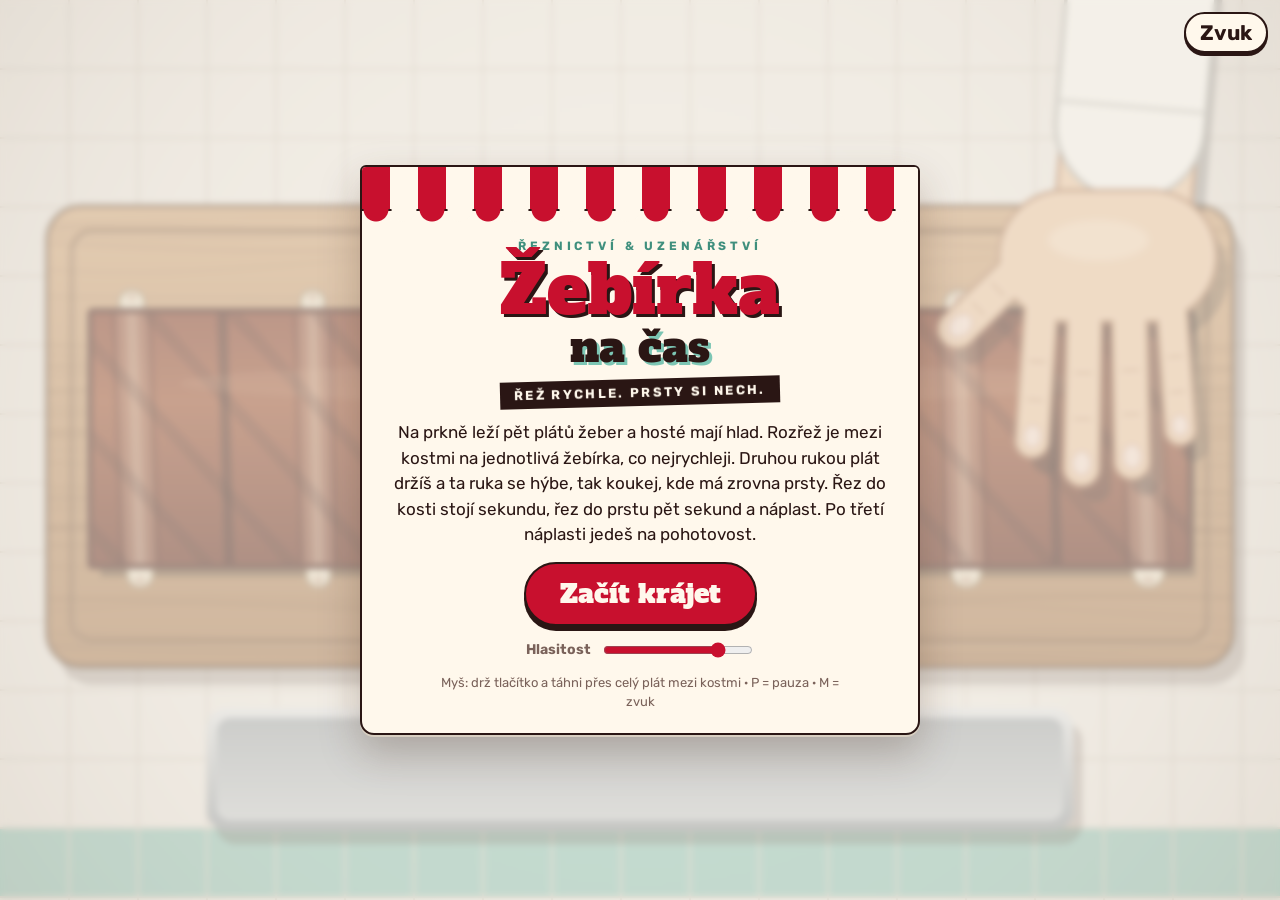
<file: index.html>
<!DOCTYPE html>
<html lang="cs">
<head>
<meta charset="utf-8">
<meta name="viewport" content="width=device-width, initial-scale=1, maximum-scale=1, user-scalable=no, viewport-fit=cover">
<title>Žebírka na čas</title>
<meta name="description" content="Rozřež plát žeber mezi kostmi co nejrychleji. A nepořež se u toho.">
<meta name="theme-color" content="#c8102e">
<meta name="mobile-web-app-capable" content="yes">
<meta name="apple-mobile-web-app-capable" content="yes">
<meta name="apple-mobile-web-app-status-bar-style" content="black-translucent">
<meta name="apple-mobile-web-app-title" content="Žebírka">
<link rel="manifest" href="manifest.webmanifest">
<link rel="icon" href="icons/favicon-32.png" sizes="32x32" type="image/png">
<link rel="icon" href="icons/icon-192.png" sizes="192x192" type="image/png">
<link rel="apple-touch-icon" href="icons/apple-touch-icon.png">
<link rel="preload" href="fonts/alfa-slab-one-latin-ext.woff2" as="font" type="font/woff2" crossorigin>
<link rel="preload" href="fonts/rubik-latin.woff2" as="font" type="font/woff2" crossorigin>
<link rel="stylesheet" href="style.css">
</head>
<body>
<canvas id="c"></canvas>
<div id="overlay" data-mode="start">
  <div class="card">
    <div class="awning" aria-hidden="true"></div>
    <header class="brand">
      <p class="kicker">Řeznictví &amp; uzenářství</p>
      <h1>Žebírka <span>na čas</span></h1>
      <p class="sub"><span>Řež rychle. Prsty si nech.</span></p>
    </header>
    <p id="msg">Na prkně leží pět plátů žeber a hosté mají hlad. Rozřež je mezi kostmi na jednotlivá žebírka, co nejrychleji. Druhou rukou plát držíš a ta ruka se hýbe, tak koukej, kde má zrovna prsty. Řez do kosti stojí sekundu, řez do prstu pět sekund a náplast. Po třetí náplasti jedeš na pohotovost.</p>
    <div id="stats"></div>
    <form id="nameform" hidden autocomplete="off">
      <label for="name">Jsi v top 5! Jméno na účtenku:</label>
      <input type="text" id="name" maxlength="12" placeholder="Anonym" enterkeyhint="done">
      <button type="submit" id="savescore">Uložit</button>
    </form>
    <div class="actions">
      <button id="btn">Začít krájet</button>
      <button id="install" hidden>Nainstalovat hru</button>
    </div>
    <table id="scores" hidden><caption>Účtenka · nejrychlejší řezníci</caption><tbody></tbody></table>
    <div id="volumes"><label for="volsfx">Hlasitost <input type="range" id="volsfx" min="0" max="100" step="5"></label></div>
    <p class="hint" id="hint">Myš: drž tlačítko a táhni přes celý plát mezi kostmi &middot; P = pauza &middot; M = zvuk</p>
    <p class="hint" id="touchhint">Dotyk: táhni prstem přes celý plát mezi kostmi. Klikatě tam a zpátky nakrájíš víc žebírek jedním tahem.</p>
    <p class="hint" id="ioshint" hidden>Na iPhonu: Sdílet → Přidat na plochu, hra pak běží na celou obrazovku i offline.</p>
  </div>
</div>
<div id="toast" role="status" hidden><span id="toastmsg">Je k dispozici nová verze.</span><button id="toastbtn">Obnovit</button></div>
<div id="safe"></div>
<div id="controls">
  <button class="ctl" id="pause" title="Pauza (P)" hidden>Pauza</button>
  <button class="ctl" id="mute" title="Zvuk (M)">Zvuk</button>
</div>
<script type="module" src="src/main.js"></script>
</body>
</html>
</file>
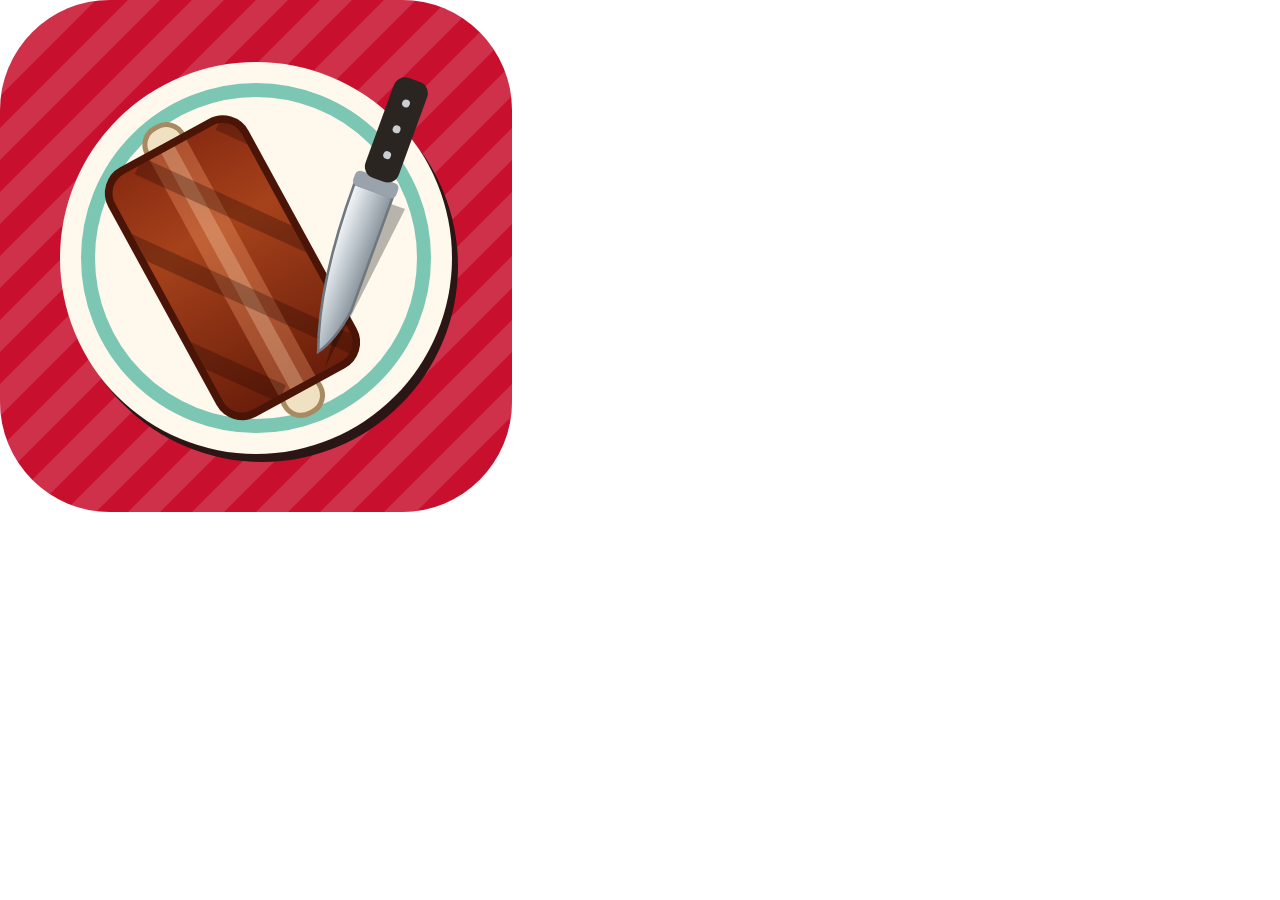
<file: tools/icon.html>
<!DOCTYPE html>
<html lang="cs">
<head>
<meta charset="utf-8">
<title>Ikona</title>
<style>html,body{margin:0;background:transparent}canvas{display:block}</style>
</head>
<body>
<canvas id="c"></canvas>
<script>
// App icon: one glazed rib with a chef's knife over it. ?size=512&maskable=1 (maskable keeps the motif in the safe 80 % circle)
const q = new URLSearchParams(location.search), size = +q.get('size') || 512, maskable = q.has('maskable');
const c = document.getElementById('c'), ctx = c.getContext('2d');
c.width = c.height = size;
const k = size / 512;
ctx.scale(k, k);
// background: butcher red with a white awning stripe pattern at the top and a cream plate
ctx.save();
ctx.beginPath(); maskable ? ctx.rect(0, 0, 512, 512) : ctx.roundRect(0, 0, 512, 512, 110); ctx.clip();
ctx.fillStyle = '#c8102e'; ctx.fillRect(0, 0, 512, 512);
ctx.fillStyle = 'rgba(255,248,236,.14)'; for (let x = -512; x < 512; x += 64) { ctx.beginPath(); ctx.moveTo(x, 512); ctx.lineTo(x + 32, 512); ctx.lineTo(x + 544, 0); ctx.lineTo(x + 512, 0); ctx.closePath(); ctx.fill(); }
ctx.restore();
ctx.fillStyle = '#2a1614'; ctx.beginPath(); ctx.arc(262, 266, 196, 0, 7); ctx.fill();
ctx.fillStyle = '#fff8ec'; ctx.beginPath(); ctx.arc(256, 258, 196, 0, 7); ctx.fill();
ctx.strokeStyle = '#7cc6b4'; ctx.lineWidth = 14; ctx.beginPath(); ctx.arc(256, 258, 168, 0, 7); ctx.stroke();
const s = maskable ? 0.74 : 0.84;
ctx.translate(256, 256); ctx.scale(s, s); ctx.translate(-256, -256);
// rib: meat with a bone sticking out at both ends
ctx.save(); ctx.translate(228, 270); ctx.rotate(-0.5);
ctx.fillStyle = 'rgba(0,0,0,.3)'; ctx.beginPath(); ctx.roundRect(-78, -150, 170, 310, 30); ctx.fill();
for (const y of [-190, 150]) {
  ctx.fillStyle = '#efe1c2'; ctx.strokeStyle = '#a88a62'; ctx.lineWidth = 6;
  ctx.beginPath(); ctx.roundRect(-24, y, 48, 46, 22); ctx.fill(); ctx.stroke();
}
ctx.lineJoin = 'round'; ctx.lineWidth = 18; ctx.strokeStyle = '#4a1407';
ctx.beginPath(); ctx.roundRect(-86, -160, 172, 320, 26); ctx.stroke();
const g = ctx.createLinearGradient(0, -160, 0, 160);
g.addColorStop(0, '#8a2c12'); g.addColorStop(0.35, '#a6421b'); g.addColorStop(1, '#6b1e0b');
ctx.fillStyle = g; ctx.fill();
ctx.save(); ctx.clip();
ctx.strokeStyle = 'rgba(255,170,120,.3)'; ctx.lineWidth = 50; ctx.beginPath(); ctx.moveTo(0, -160); ctx.lineTo(0, 160); ctx.stroke();
ctx.strokeStyle = 'rgba(255,225,185,.28)'; ctx.lineWidth = 18; ctx.stroke();
ctx.strokeStyle = 'rgba(35,8,2,.3)'; ctx.lineWidth = 22;
for (let x = -260; x < 200; x += 110) { ctx.beginPath(); ctx.moveTo(x, -160); ctx.lineTo(x + 240, 160); ctx.stroke(); }
ctx.restore(); ctx.restore();
// knife across the rib
ctx.save(); ctx.translate(330, 370); ctx.rotate(0.35); ctx.scale(0.78, 0.78);
ctx.fillStyle = 'rgba(0,0,0,.28)'; ctx.beginPath(); ctx.moveTo(18, 20); ctx.lineTo(50, -250); ctx.lineTo(0, -250); ctx.closePath(); ctx.fill();
const bl = ctx.createLinearGradient(-36, 0, 26, 0);
bl.addColorStop(0, '#f4f7f9'); bl.addColorStop(0.55, '#b9c2c9'); bl.addColorStop(1, '#8a949c');
ctx.fillStyle = bl; ctx.strokeStyle = '#6f7880'; ctx.lineWidth = 4;
ctx.beginPath(); ctx.moveTo(0, 0); ctx.quadraticCurveTo(-36, -100, -36, -260); ctx.lineTo(26, -260); ctx.lineTo(26, -76); ctx.quadraticCurveTo(18, -24, 0, 0); ctx.closePath(); ctx.fill(); ctx.stroke();
ctx.fillStyle = '#9aa3ab'; ctx.beginPath(); ctx.roundRect(-40, -282, 70, 24, 8); ctx.fill();
ctx.fillStyle = '#2b2522'; ctx.beginPath(); ctx.roundRect(-31, -440, 54, 162, 18); ctx.fill();
ctx.fillStyle = '#c9ced2'; for (const y of [-318, -360, -402]) { ctx.beginPath(); ctx.arc(-4, y, 6, 0, 7); ctx.fill(); }
ctx.restore();
document.title = 'ready';
</script>
</body>
</html>
</file>
<file: style.css>
/* Alfa Slab One and Rubik (SIL OFL 1.1, see fonts/OFL-*.txt) are self-hosted so the game looks right offline. */
@font-face{font-family:"Alfa Slab One";font-style:normal;font-weight:400;font-display:swap;src:url(fonts/alfa-slab-one-latin-ext.woff2) format('woff2');
  unicode-range:U+0100-02BA,U+02BD-02C5,U+02C7-02CC,U+02CE-02D7,U+02DD-02FF,U+0304,U+0308,U+0329,U+1D00-1DBF,U+1E00-1E9F,U+1EF2-1EFF,U+2020,U+20A0-20AB,U+20AD-20C4,U+2113,U+2C60-2C7F,U+A720-A7FF}
@font-face{font-family:"Alfa Slab One";font-style:normal;font-weight:400;font-display:swap;src:url(fonts/alfa-slab-one-latin.woff2) format('woff2');
  unicode-range:U+0000-00FF,U+0131,U+0152-0153,U+02BB-02BC,U+02C6,U+02DA,U+02DC,U+0304,U+0308,U+0329,U+2000-206F,U+20AC,U+2122,U+2191,U+2193,U+2212,U+2215,U+FEFF,U+FFFD}
@font-face{font-family:Rubik;font-style:normal;font-weight:400 800;font-display:swap;src:url(fonts/rubik-latin-ext.woff2) format('woff2');
  unicode-range:U+0100-02BA,U+02BD-02C5,U+02C7-02CC,U+02CE-02D7,U+02DD-02FF,U+0304,U+0308,U+0329,U+1D00-1DBF,U+1E00-1E9F,U+1EF2-1EFF,U+2020,U+20A0-20AB,U+20AD-20C4,U+2113,U+2C60-2C7F,U+A720-A7FF}
@font-face{font-family:Rubik;font-style:normal;font-weight:400 800;font-display:swap;src:url(fonts/rubik-latin.woff2) format('woff2');
  unicode-range:U+0000-00FF,U+0131,U+0152-0153,U+02BB-02BC,U+02C6,U+02DA,U+02DC,U+0304,U+0308,U+0329,U+2000-206F,U+20AC,U+2122,U+2191,U+2193,U+2212,U+2215,U+FEFF,U+FFFD}

/* Retro butcher's shop: white tiles, butcher red, mint trim, cream paper. */
:root{
  --tile:#f2ede4; --grout:#d8cfc1; --red:#c8102e; --red-dark:#8e0b20; --mint:#7cc6b4; --mint-dark:#3f8f7d;
  --paper:#fff8ec; --ink:#2a1614; --muted:#7a625a;
  --slab:"Alfa Slab One",Rockwell,"Roboto Slab",Georgia,serif; --sans:Rubik,system-ui,-apple-system,"Segoe UI",sans-serif;
}
*{box-sizing:border-box}
html,body{margin:0;height:100%;background:var(--tile);overflow:hidden;overscroll-behavior:none;font-family:var(--sans);color:var(--ink)}
canvas{display:block;width:100vw;height:100vh;touch-action:none;user-select:none;-webkit-user-select:none;
  -webkit-touch-callout:none;-webkit-tap-highlight-color:transparent}
/* the knife is drawn on the canvas in place of the mouse cursor */
@media (pointer:fine){ canvas{cursor:none} }
button{font:inherit;cursor:pointer}
:focus-visible{outline:3px solid var(--mint-dark);outline-offset:3px}

#overlay{position:fixed;inset:0;z-index:2;display:flex;align-items:center;justify-content:safe center;flex-direction:column;overflow-y:auto;
  padding:calc(16px + env(safe-area-inset-top,0px)) 16px calc(16px + env(safe-area-inset-bottom,0px));
  background:rgba(242,237,228,.55);backdrop-filter:blur(3px) saturate(.8)}
#overlay[hidden]{display:none}
.card{position:relative;width:min(560px,100%);margin:auto 0;background:var(--paper);border-radius:6px 6px 14px 14px;
  padding:0 24px 22px;display:flex;flex-direction:column;align-items:center;gap:14px;text-align:center;
  box-shadow:0 2px 0 var(--grout),0 18px 40px rgba(60,30,20,.25);border:2px solid var(--ink)}
/* red and white awning with a scalloped edge */
.awning{align-self:stretch;margin:0 -24px;height:44px;border-radius:4px 4px 0 0;
  background:repeating-linear-gradient(90deg,var(--red) 0 28px,var(--paper) 28px 56px);border-bottom:2px solid var(--ink);position:relative}
.awning:after{content:"";position:absolute;left:0;right:0;top:100%;height:14px;
  background:radial-gradient(circle at 14px 0,var(--red) 12px,transparent 13px) 0 0/56px 14px repeat-x,
             radial-gradient(circle at 14px 0,var(--paper) 12px,transparent 13px) 28px 0/56px 14px repeat-x}
.brand{margin-top:14px}
.kicker{margin:0;font-weight:700;font-size:12px;letter-spacing:.32em;text-transform:uppercase;color:var(--mint-dark)}
.brand h1{margin:6px 0 0;font-family:var(--slab);font-weight:400;font-size:clamp(40px,9vw,68px);line-height:.95;color:var(--red);
  text-shadow:3px 3px 0 var(--ink)}
.brand h1 span{display:block;color:var(--ink);text-shadow:3px 3px 0 var(--mint);font-size:.62em;margin-top:4px}
.sub{margin:12px 0 0}
.sub span{display:inline-block;background:var(--ink);color:var(--paper);font-weight:700;font-size:13px;letter-spacing:.18em;text-transform:uppercase;
  padding:6px 14px;transform:rotate(-1.5deg)}
#msg{margin:0;font-size:clamp(15px,2.2vw,17px);line-height:1.5;color:var(--ink);max-width:48ch}
#stats{font-family:var(--slab);font-size:clamp(20px,3.4vw,28px);line-height:1.35;color:var(--ink)}
#stats:empty{display:none}
#stats b{font-weight:400;color:var(--red)}
#stats small{display:block;font-family:var(--sans);font-weight:500;font-size:14px;color:var(--muted);margin-top:4px}
.actions{display:flex;flex-wrap:wrap;gap:10px;justify-content:center}
#btn{font-family:var(--slab);font-size:clamp(20px,3vw,26px);color:var(--paper);background:var(--red);border:2px solid var(--ink);border-radius:999px;
  padding:12px 34px;box-shadow:0 5px 0 var(--ink);transition:transform .08s,box-shadow .08s}
#btn:hover{background:#d8193a}
#btn:active{transform:translateY(4px);box-shadow:0 1px 0 var(--ink)}
#install{font-weight:700;font-size:15px;color:var(--ink);background:var(--mint);border:2px solid var(--ink);border-radius:999px;padding:10px 20px;box-shadow:0 4px 0 var(--ink)}
#install[hidden]{display:none}
#nameform{display:flex;gap:8px;align-items:center;flex-wrap:wrap;justify-content:center;font-weight:700;font-size:15px}
#nameform[hidden],#scores[hidden]{display:none}
#name{font:inherit;font-weight:500;width:150px;padding:7px 10px;border-radius:8px;border:2px solid var(--ink);background:#fff;color:var(--ink)}
#savescore{font-weight:700;color:var(--paper);background:var(--ink);border:0;border-radius:8px;padding:9px 14px}
/* leaderboard as a till receipt with a torn edge */
#scores{--z:7px;width:min(300px,100%);border-collapse:collapse;background:#fff;color:var(--ink);font:500 14px/1.6 ui-monospace,"SF Mono",Menlo,Consolas,monospace;
  font-variant-numeric:tabular-nums;padding-bottom:var(--z);box-shadow:0 1px 0 var(--grout);transform:rotate(.8deg);
  -webkit-mask:conic-gradient(from -45deg at bottom,#0000,#000 1deg 89deg,#0000 90deg) 50%/calc(2*var(--z)) 100%;
  mask:conic-gradient(from -45deg at bottom,#0000,#000 1deg 89deg,#0000 90deg) 50%/calc(2*var(--z)) 100%}
#scores caption{background:#fff;padding:10px 12px 6px;font-weight:700;font-size:12px;letter-spacing:.12em;text-transform:uppercase;border-bottom:2px dashed var(--grout)}
#scores td{padding:1px 10px;text-align:left;white-space:nowrap}
#scores tr:last-child td{padding-bottom:calc(var(--z) + 8px)}
#scores tr:first-child td{padding-top:6px}
#scores td.num{text-align:right}
#scores td.aid{font-size:11px}
#scores tr.me td{color:var(--red);font-weight:800}
#volumes{font-weight:700;font-size:14px;color:var(--muted)}
#volumes label{display:flex;align-items:center;gap:10px}
#volumes input{width:150px;accent-color:var(--red)}
.hint{margin:0;font-size:13px;line-height:1.45;color:var(--muted);max-width:52ch}
.hint[hidden]{display:none}
#toast{position:fixed;left:50%;white-space:nowrap;max-width:calc(100vw - 24px);top:calc(60px + env(safe-area-inset-top,0px));transform:translateX(-50%);z-index:4;display:flex;gap:12px;align-items:center;
  background:var(--paper);color:var(--ink);border:2px solid var(--ink);border-radius:999px;padding:6px 6px 6px 16px;font-weight:600;font-size:14px;box-shadow:0 4px 0 var(--ink)}
#toast[hidden],#toast button[hidden]{display:none}
#toast button{font-weight:700;color:var(--paper);background:var(--red);border:0;border-radius:999px;padding:6px 14px}
#safe{position:fixed;visibility:hidden;pointer-events:none;padding:env(safe-area-inset-top,0px) env(safe-area-inset-right,0px) env(safe-area-inset-bottom,0px) env(safe-area-inset-left,0px)}
#controls{position:fixed;right:calc(12px + env(safe-area-inset-right,0px));top:calc(12px + env(safe-area-inset-top,0px));z-index:3;display:flex;gap:8px}
/* --ui follows the HUD scale so the buttons are not tiny on a big monitor */
.ctl{font-weight:700;font-size:calc(14px * var(--ui,1));background:var(--paper);color:var(--ink);border:2px solid var(--ink);border-radius:999px;
  padding:6px 14px;box-shadow:0 3px 0 var(--ink)}
.ctl:active{transform:translateY(2px);box-shadow:0 1px 0 var(--ink)}
.ctl[hidden]{display:none}
.ctl[aria-pressed="true"]{background:var(--grout)}
@media (prefers-reduced-motion: reduce){ #btn,.ctl{transition:none} }
/* keyboard hints only where there is a keyboard, touch hints only where there is a touch screen */
@media (hover:none){ #hint{display:none} }
@media not (any-pointer:coarse){ #touchhint{display:none} }
/* pause and end screens: the result matters, the long intro does not */
#overlay:not([data-mode="start"]) .kicker,#overlay:not([data-mode="start"]) .sub,#overlay:not([data-mode="start"]) .hint{display:none}
#overlay:not([data-mode="start"]) .brand h1{font-size:clamp(32px,6vw,46px)}
/* phones in landscape: keep every screen within the short viewport */
@media (max-height:520px){
  #overlay{padding-top:8px;padding-bottom:8px}
  .card{gap:8px;padding:0 18px 12px;width:min(680px,100%)}
  .awning{height:22px;margin:0 -18px}
  .awning:after{height:10px}
  .brand{margin-top:8px}
  .kicker{display:none}
  .brand h1{font-size:34px} .brand h1 span{display:inline;font-size:.7em;margin-left:.2em}
  .sub{margin-top:6px} .sub span{font-size:11px;padding:4px 10px}
  #msg{font-size:13px;line-height:1.35;max-width:none}
  #overlay[data-mode="over"] #msg{display:none}
  #stats{font-size:18px}
  #btn{font-size:18px;padding:8px 26px}
  #scores{font-size:12px;line-height:1.4}
  .hint{font-size:11px}
}
@media (max-width:520px){ .ctl{font-size:12px;padding:5px 11px} .card{padding:0 16px 18px} .awning{margin:0 -16px} }
</file>
